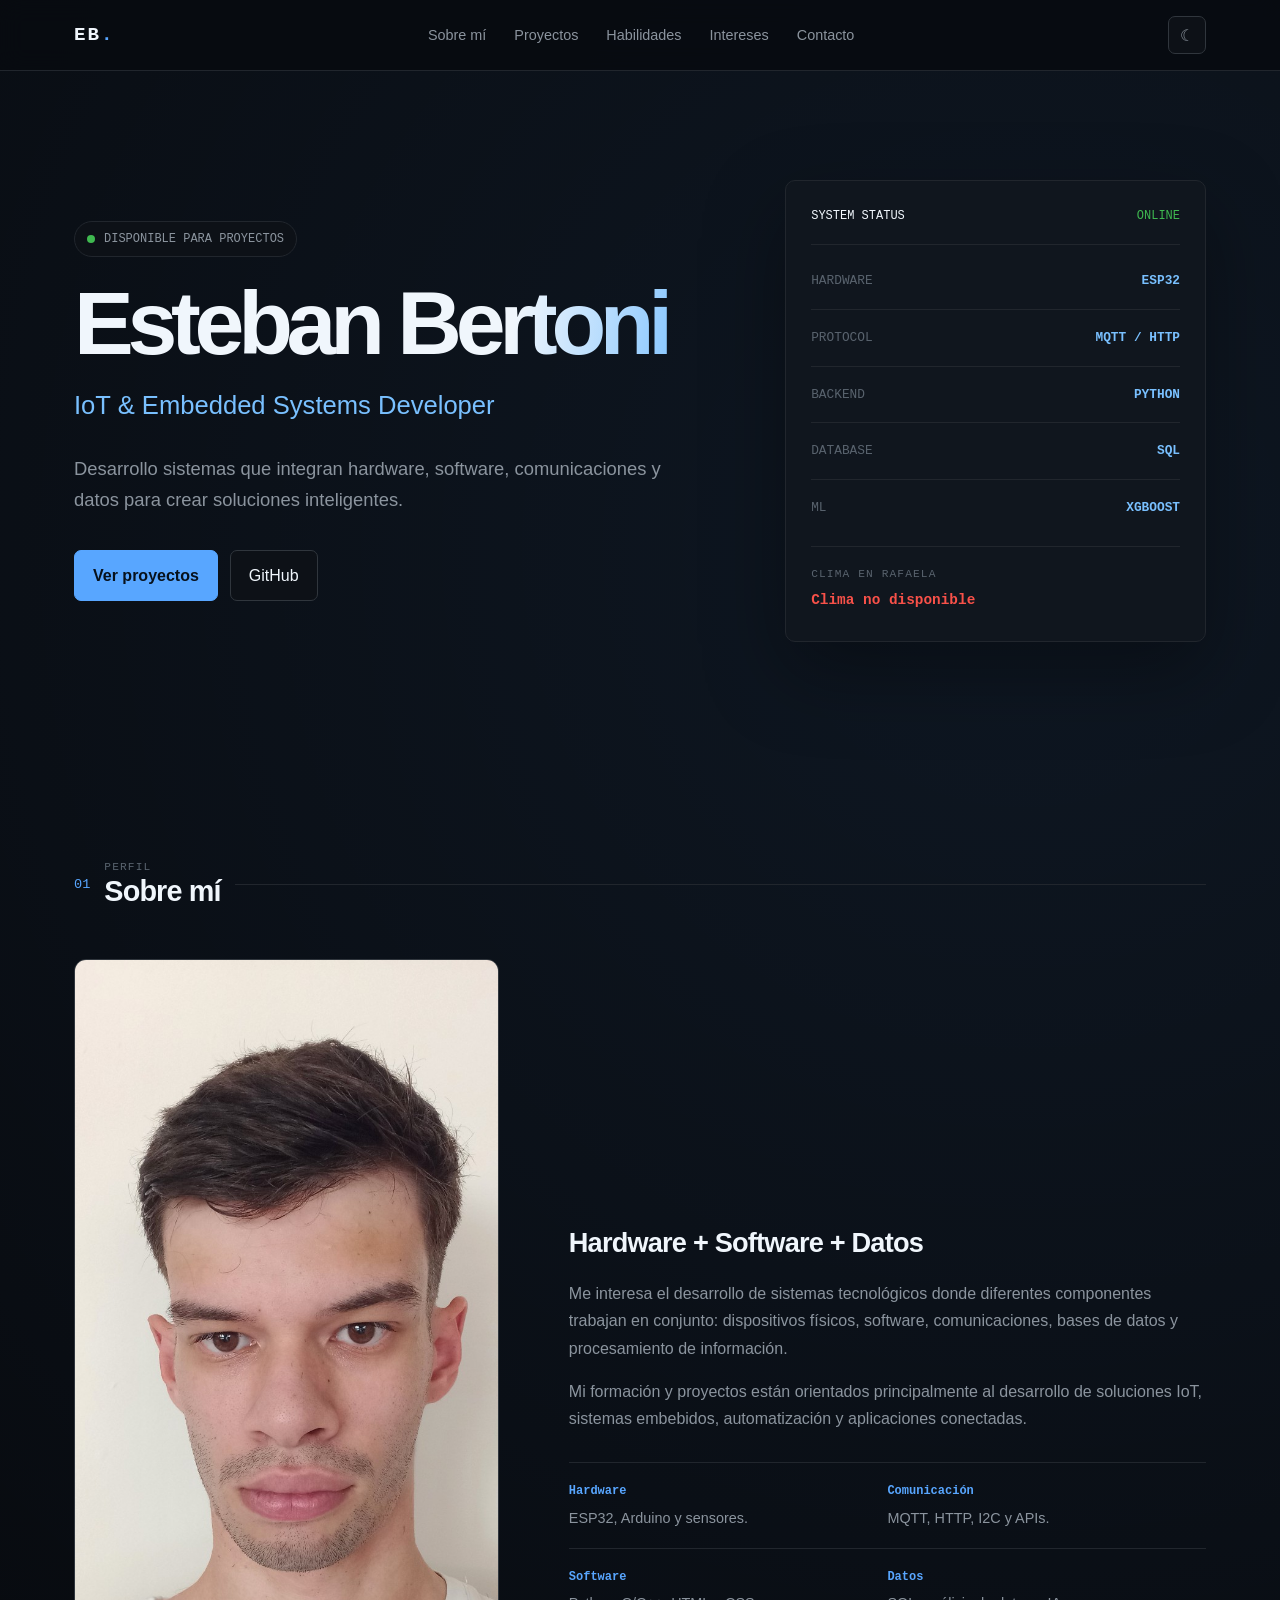
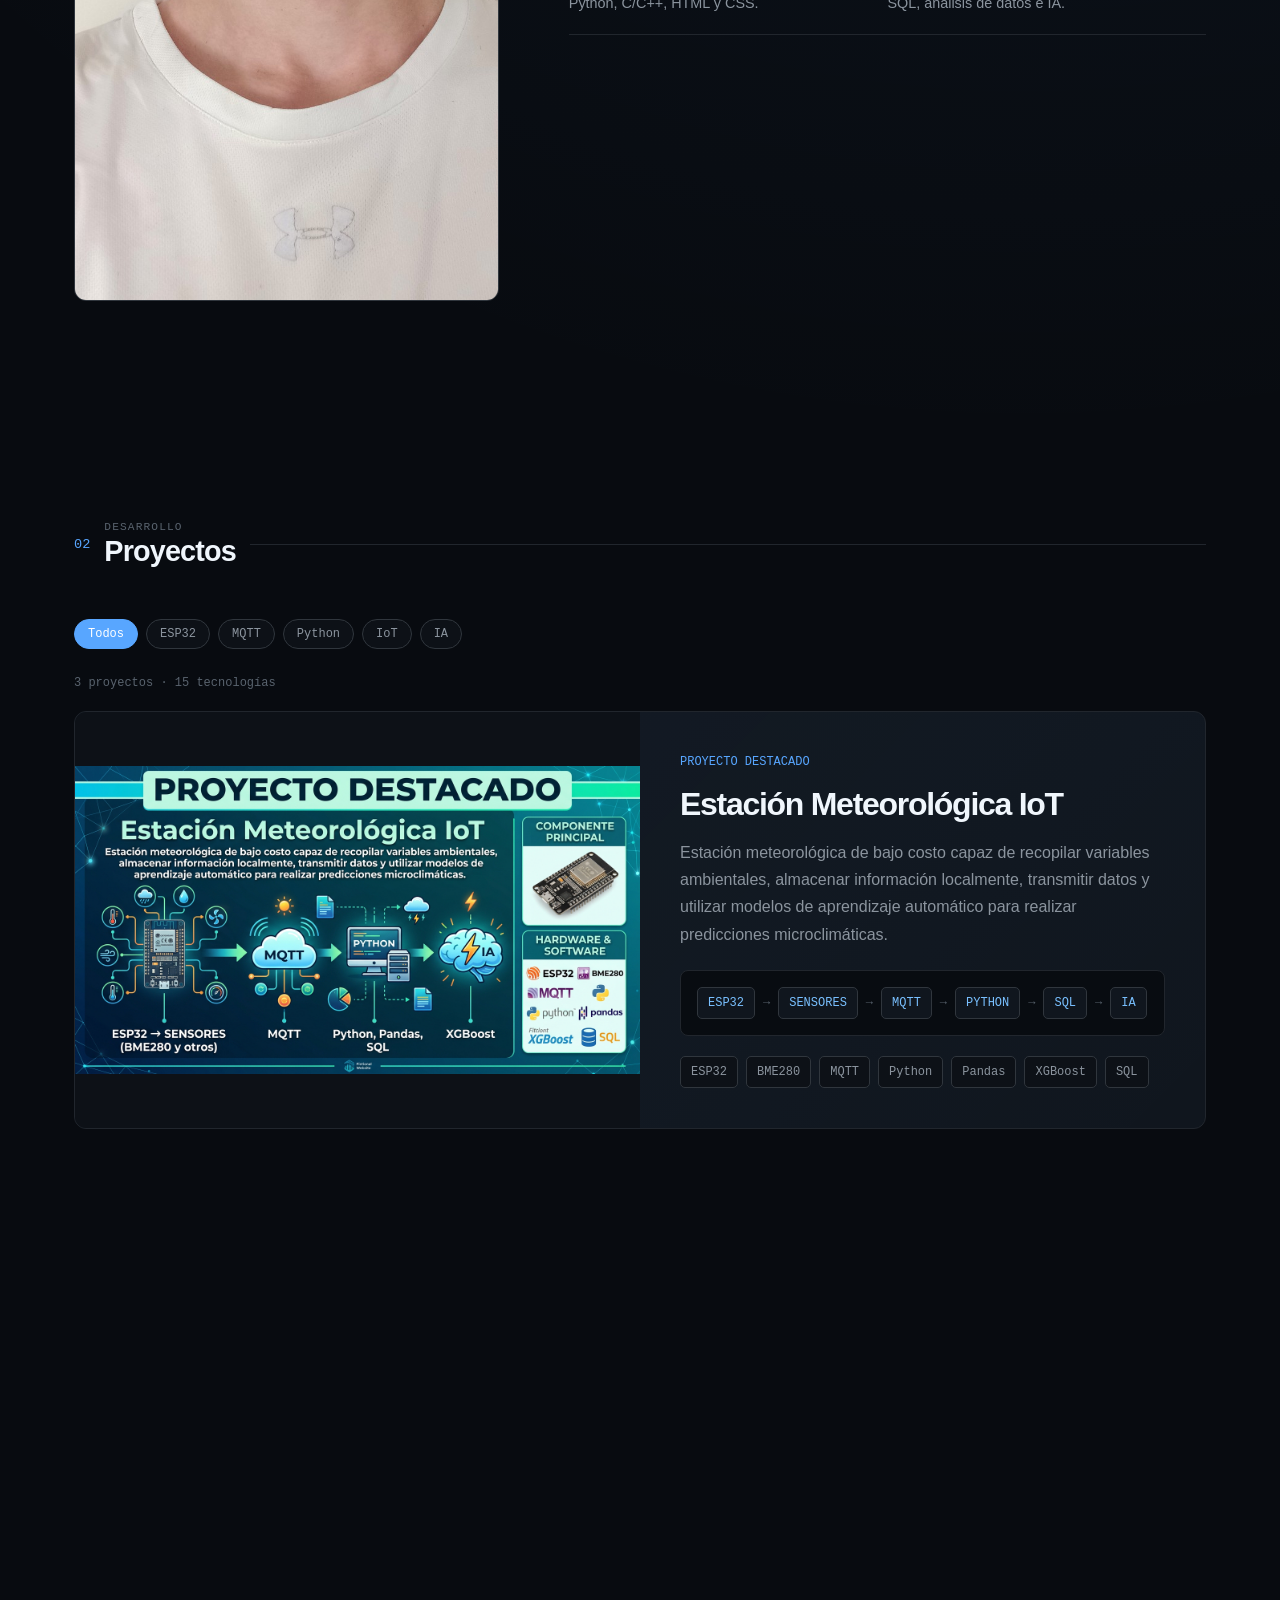
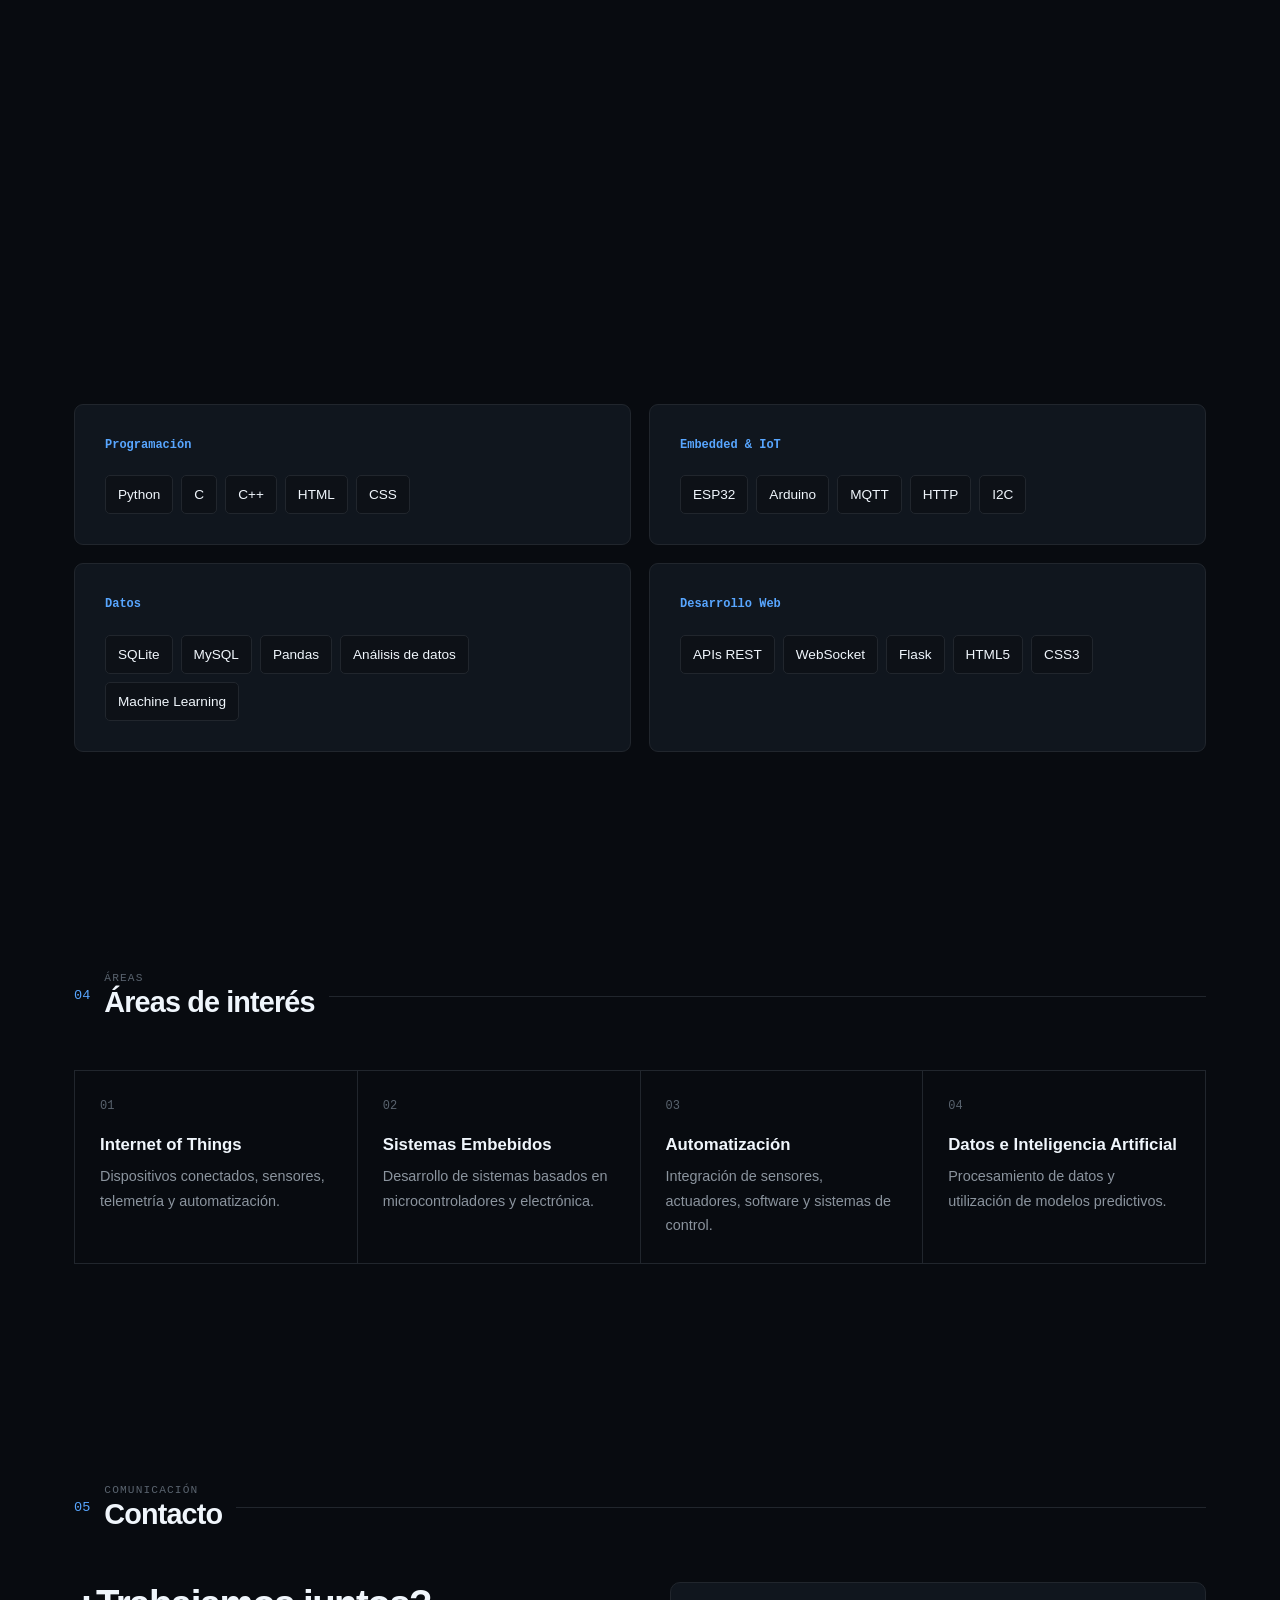
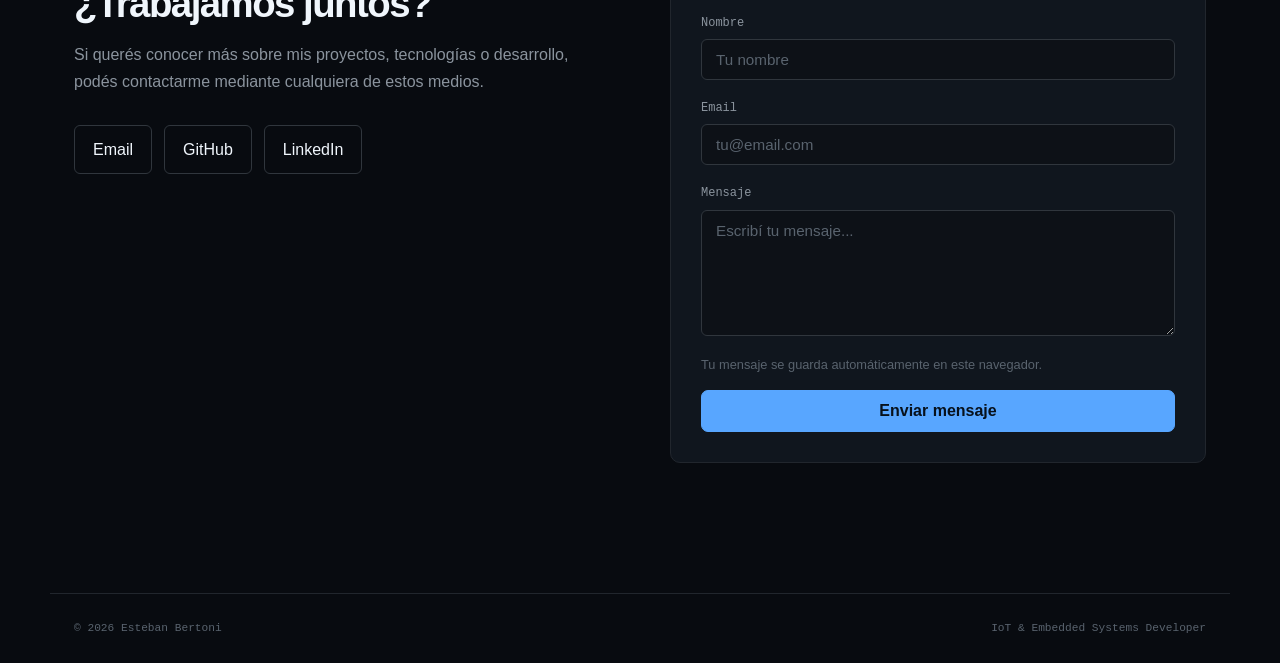
<file: index.html>
<!DOCTYPE html>
<html lang="es">

<head>
    <meta charset="UTF-8">
    <meta name="viewport" content="width=device-width, initial-scale=1.0">
    <meta name="description" content="Portfolio de Esteban Bertoni, desarrollador IoT y de sistemas embebidos: ESP32, sensores, MQTT, Python, SQL y Machine Learning.">
    <meta name="theme-color" content="#080b10">
    <meta name="color-scheme" content="dark light">

    <!-- Open Graph: vista previa al compartir en redes / WhatsApp / LinkedIn -->
    <meta property="og:type" content="website">
    <meta property="og:title" content="Esteban Bertoni | IoT & Embedded Systems Developer">
    <meta property="og:description" content="Desarrollo sistemas que integran hardware, software, comunicaciones y datos para crear soluciones inteligentes.">
    <meta property="og:image" content="assets/img/esteban.jpg">
    <meta property="og:url" content="https://estebanbertoni.github.io/">
    <meta name="twitter:card" content="summary_large_image">

    <title>Esteban Bertoni | IoT & Embedded Systems Developer</title>

    <link rel="icon" href="data:image/svg+xml,<svg xmlns='http://www.w3.org/2000/svg' viewBox='0 0 32 32'><rect width='32' height='32' rx='6' fill='%23080b10'/><text x='16' y='22' font-family='monospace' font-size='15' font-weight='bold' fill='%2358a6ff' text-anchor='middle'>EB</text></svg>">

    <script>
        // Clase .js para que el CSS sepa que hay JavaScript disponible.
        document.documentElement.classList.add('js');

        // Aplicar el tema guardado antes de pintar la página (evita un flash).
        try {
            if (localStorage.getItem('portfolio-tema') === 'claro') {
                document.documentElement.classList.add('tema-claro');
            }
        } catch (error) {
            // Si el navegador bloquea localStorage, se usa el tema oscuro.
        }
    </script>

    <link rel="stylesheet" href="style.css">
    <!-- JavaScript solo se encarga de la funcionalidad y de dibujar los datos dinámicos. -->
    <script src="script.js" defer></script>
</head>

<body>
    <header class="site-header">
        <nav class="navbar" aria-label="Navegación principal">
            <div class="nav-container">
                <a class="logo" href="#home">EB<span>.</span></a>

                <ul class="nav-links" id="nav-links">
                    <li><a href="#about">Sobre mí</a></li>
                    <li><a href="#projects">Proyectos</a></li>
                    <li><a href="#skills">Habilidades</a></li>
                    <li><a href="#interests">Intereses</a></li>
                    <li><a href="#contact">Contacto</a></li>
                </ul>

                <div class="nav-actions">
                    <button class="icon-button" type="button" id="theme-toggle" title="Cambiar tema" aria-label="Cambiar a modo claro" aria-pressed="false">
                        <span id="theme-icon" aria-hidden="true">☾</span>
                    </button>
                    <button class="icon-button menu-toggle" type="button" id="menu-toggle" aria-label="Abrir menú" aria-expanded="false" aria-controls="nav-links">
                        <span aria-hidden="true">☰</span>
                    </button>
                </div>
            </div>
        </nav>
    </header>

    <main>
        <!-- ========================= INICIO ========================= -->
        <section class="hero" id="home">
            <div class="hero-content">
                <span class="status">
                    <span class="status-dot" aria-hidden="true"></span>
                    <span>DISPONIBLE PARA PROYECTOS</span>
                </span>
                <h1>Esteban Bertoni</h1>
                <h2>IoT &amp; Embedded Systems Developer</h2>
                <p class="hero-description">
                    Desarrollo sistemas que integran hardware, software, comunicaciones y datos para crear soluciones inteligentes.
                </p>
                <div class="hero-buttons">
                    <a class="btn btn-primary" href="#projects">Ver proyectos</a>
                    <a class="btn btn-secondary" href="https://estebanbertoni.github.io/" target="_blank" rel="noopener noreferrer">GitHub</a>
                </div>
            </div>

            <aside class="system-panel">
                <div class="panel-header">
                    <span>SYSTEM STATUS</span>
                    <span class="online">ONLINE</span>
                </div>

                <div class="system-data" id="system-data">
                    <div class="system-item"><span>HARDWARE</span><strong>ESP32</strong></div>
                    <div class="system-item"><span>PROTOCOL</span><strong>MQTT / HTTP</strong></div>
                    <div class="system-item"><span>BACKEND</span><strong>PYTHON</strong></div>
                    <div class="system-item"><span>DATABASE</span><strong>SQL</strong></div>
                    <div class="system-item"><span>ML</span><strong>XGBOOST</strong></div>
                </div>

                <div class="weather" id="weather" aria-live="polite">
                    <span class="weather-label">CLIMA EN RAFAELA</span>
                    <strong class="weather-value cargando">Cargando clima...</strong>
                    <span class="weather-updated" id="weather-updated"></span>
                </div>
            </aside>
        </section>

        <!-- ========================= SOBRE MÍ ========================= -->
        <section class="section about-section" id="about">
            <div class="section-heading" data-animate>
                <span class="section-number">01</span>
                <div>
                    <p class="section-label">PERFIL</p>
                    <h2>Sobre mí</h2>
                </div>
            </div>

            <div class="about-grid">
                <div class="about-image" data-animate>
                    <img class="profile-image" src="assets/img/esteban.jpg" alt="Esteban Bertoni" width="400" height="400" decoding="async">
                </div>

                <article class="about-content" data-animate>
                    <h3>Hardware + Software + Datos</h3>
                    <p>
                        Me interesa el desarrollo de sistemas tecnológicos donde diferentes componentes trabajan en conjunto: dispositivos físicos, software, comunicaciones, bases de datos y procesamiento de información.
                    </p>
                    <p>
                        Mi formación y proyectos están orientados principalmente al desarrollo de soluciones IoT, sistemas embebidos, automatización y aplicaciones conectadas.
                    </p>
                    <div class="about-columns">
                        <div>
                            <h4>Hardware</h4>
                            <p>ESP32, Arduino y sensores.</p>
                        </div>
                        <div>
                            <h4>Comunicación</h4>
                            <p>MQTT, HTTP, I2C y APIs.</p>
                        </div>
                        <div>
                            <h4>Software</h4>
                            <p>Python, C/C++, HTML y CSS.</p>
                        </div>
                        <div>
                            <h4>Datos</h4>
                            <p>SQL, análisis de datos e IA.</p>
                        </div>
                    </div>
                </article>
            </div>
        </section>

        <!-- ========================= PROYECTOS ========================= -->
        <!-- Los filtros y las tarjetas los genera script.js desde un array de objetos. -->
        <section class="section projects-section" id="projects">
            <div class="section-heading" data-animate>
                <span class="section-number">02</span>
                <div>
                    <p class="section-label">DESARROLLO</p>
                    <h2>Proyectos</h2>
                </div>
            </div>

            <div class="project-filters" id="project-filters" role="group" aria-label="Filtrar proyectos por tecnología"></div>
            <p class="project-summary" id="project-summary"></p>
            <div id="featured-project"></div>
            <div class="projects-grid" id="projects-grid" data-animate-group></div>
            <p class="no-results" id="no-results" hidden>No hay proyectos con esa tecnología.</p>
        </section>

        <!-- ========================= HABILIDADES ========================= -->
        <section class="section skills-section" id="skills">
            <div class="section-heading" data-animate>
                <span class="section-number">03</span>
                <div>
                    <p class="section-label">TECNOLOGÍAS</p>
                    <h2>Habilidades</h2>
                </div>
            </div>

            <div class="skills-grid" id="skills-grid" data-animate-group>
                <article class="skill-category" data-animate>
                    <h3>Programación</h3>
                    <ul>
                        <li>Python</li>
                        <li>C</li>
                        <li>C++</li>
                        <li>HTML</li>
                        <li>CSS</li>
                    </ul>
                </article>
                <article class="skill-category" data-animate>
                    <h3>Embedded &amp; IoT</h3>
                    <ul>
                        <li>ESP32</li>
                        <li>Arduino</li>
                        <li>MQTT</li>
                        <li>HTTP</li>
                        <li>I2C</li>
                    </ul>
                </article>
                <article class="skill-category" data-animate>
                    <h3>Datos</h3>
                    <ul>
                        <li>SQLite</li>
                        <li>MySQL</li>
                        <li>Pandas</li>
                        <li>Análisis de datos</li>
                        <li>Machine Learning</li>
                    </ul>
                </article>
                <article class="skill-category" data-animate>
                    <h3>Desarrollo Web</h3>
                    <ul>
                        <li>APIs REST</li>
                        <li>WebSocket</li>
                        <li>Flask</li>
                        <li>HTML5</li>
                        <li>CSS3</li>
                    </ul>
                </article>
            </div>
        </section>

        <!-- ========================= INTERESES ========================= -->
        <section class="section interests-section" id="interests">
            <div class="section-heading" data-animate>
                <span class="section-number">04</span>
                <div>
                    <p class="section-label">ÁREAS</p>
                    <h2>Áreas de interés</h2>
                </div>
            </div>

            <div class="interests-grid" id="interests-grid" data-animate-group>
                <article class="interest-card" data-animate>
                    <span class="interest-number">01</span>
                    <h3>Internet of Things</h3>
                    <p>Dispositivos conectados, sensores, telemetría y automatización.</p>
                </article>
                <article class="interest-card" data-animate>
                    <span class="interest-number">02</span>
                    <h3>Sistemas Embebidos</h3>
                    <p>Desarrollo de sistemas basados en microcontroladores y electrónica.</p>
                </article>
                <article class="interest-card" data-animate>
                    <span class="interest-number">03</span>
                    <h3>Automatización</h3>
                    <p>Integración de sensores, actuadores, software y sistemas de control.</p>
                </article>
                <article class="interest-card" data-animate>
                    <span class="interest-number">04</span>
                    <h3>Datos e Inteligencia Artificial</h3>
                    <p>Procesamiento de datos y utilización de modelos predictivos.</p>
                </article>
            </div>
        </section>

        <!-- ========================= CONTACTO ========================= -->
        <section class="section contact-section" id="contact">
            <div class="section-heading" data-animate>
                <span class="section-number">05</span>
                <div>
                    <p class="section-label">COMUNICACIÓN</p>
                    <h2>Contacto</h2>
                </div>
            </div>

            <div class="contact-grid">
                <article class="contact-info" data-animate>
                    <h3>¿Trabajamos juntos?</h3>
                    <p>
                        Si querés conocer más sobre mis proyectos, tecnologías o desarrollo, podés contactarme mediante cualquiera de estos medios.
                    </p>
                    <div class="contact-links">
                        <a href="mailto:bertoniesteban@gmail.com">Email</a>
                        <a href="https://github.com/estebanbertoni" target="_blank" rel="noopener noreferrer">GitHub</a>
                        <a href="https://www.linkedin.com/in/esteban-bertoni-b68292240/" target="_blank" rel="noopener noreferrer">LinkedIn</a>
                    </div>
                </article>

                <article class="contact-form-container" data-animate>
                    <form class="contact-form" id="contact-form" action="https://formsubmit.co/bertoniesteban@gmail.com" method="post" novalidate>
                        <input class="honeypot" type="text" name="_honey" tabindex="-1" autocomplete="off">

                        <div class="form-group">
                            <label for="name">Nombre</label>
                            <input type="text" id="name" name="name" placeholder="Tu nombre" required aria-describedby="error-name">
                            <p class="field-error" id="error-name" role="alert" hidden>Escribí tu nombre (al menos 3 caracteres).</p>
                        </div>

                        <div class="form-group">
                            <label for="email">Email</label>
                            <input type="email" id="email" name="email" placeholder="tu@email.com" required aria-describedby="error-email">
                            <p class="field-error" id="error-email" role="alert" hidden>Escribí un email válido (con @ y punto).</p>
                        </div>

                        <div class="form-group">
                            <label for="message">Mensaje</label>
                            <textarea id="message" name="message" rows="6" placeholder="Escribí tu mensaje..." required aria-describedby="error-message"></textarea>
                            <p class="field-error" id="error-message" role="alert" hidden>Escribí un mensaje antes de enviar.</p>
                        </div>

                        <p class="form-hint">Tu mensaje se guarda automáticamente en este navegador.</p>
                        <p class="form-status" role="status" aria-live="polite" hidden></p>
                        <button class="btn btn-primary" type="submit">Enviar mensaje</button>
                    </form>
                </article>
            </div>
        </section>
    </main>

    <footer class="site-footer">
        <div class="footer-container">
            <p>© 2026 Esteban Bertoni</p>
            <p>IoT &amp; Embedded Systems Developer</p>
        </div>
    </footer>

    <noscript>
        <p class="noscript-mensaje">
            Este portfolio necesita JavaScript para mostrar los proyectos, el clima y el formulario de contacto.
        </p>
    </noscript>
</body>

</html>
</file>
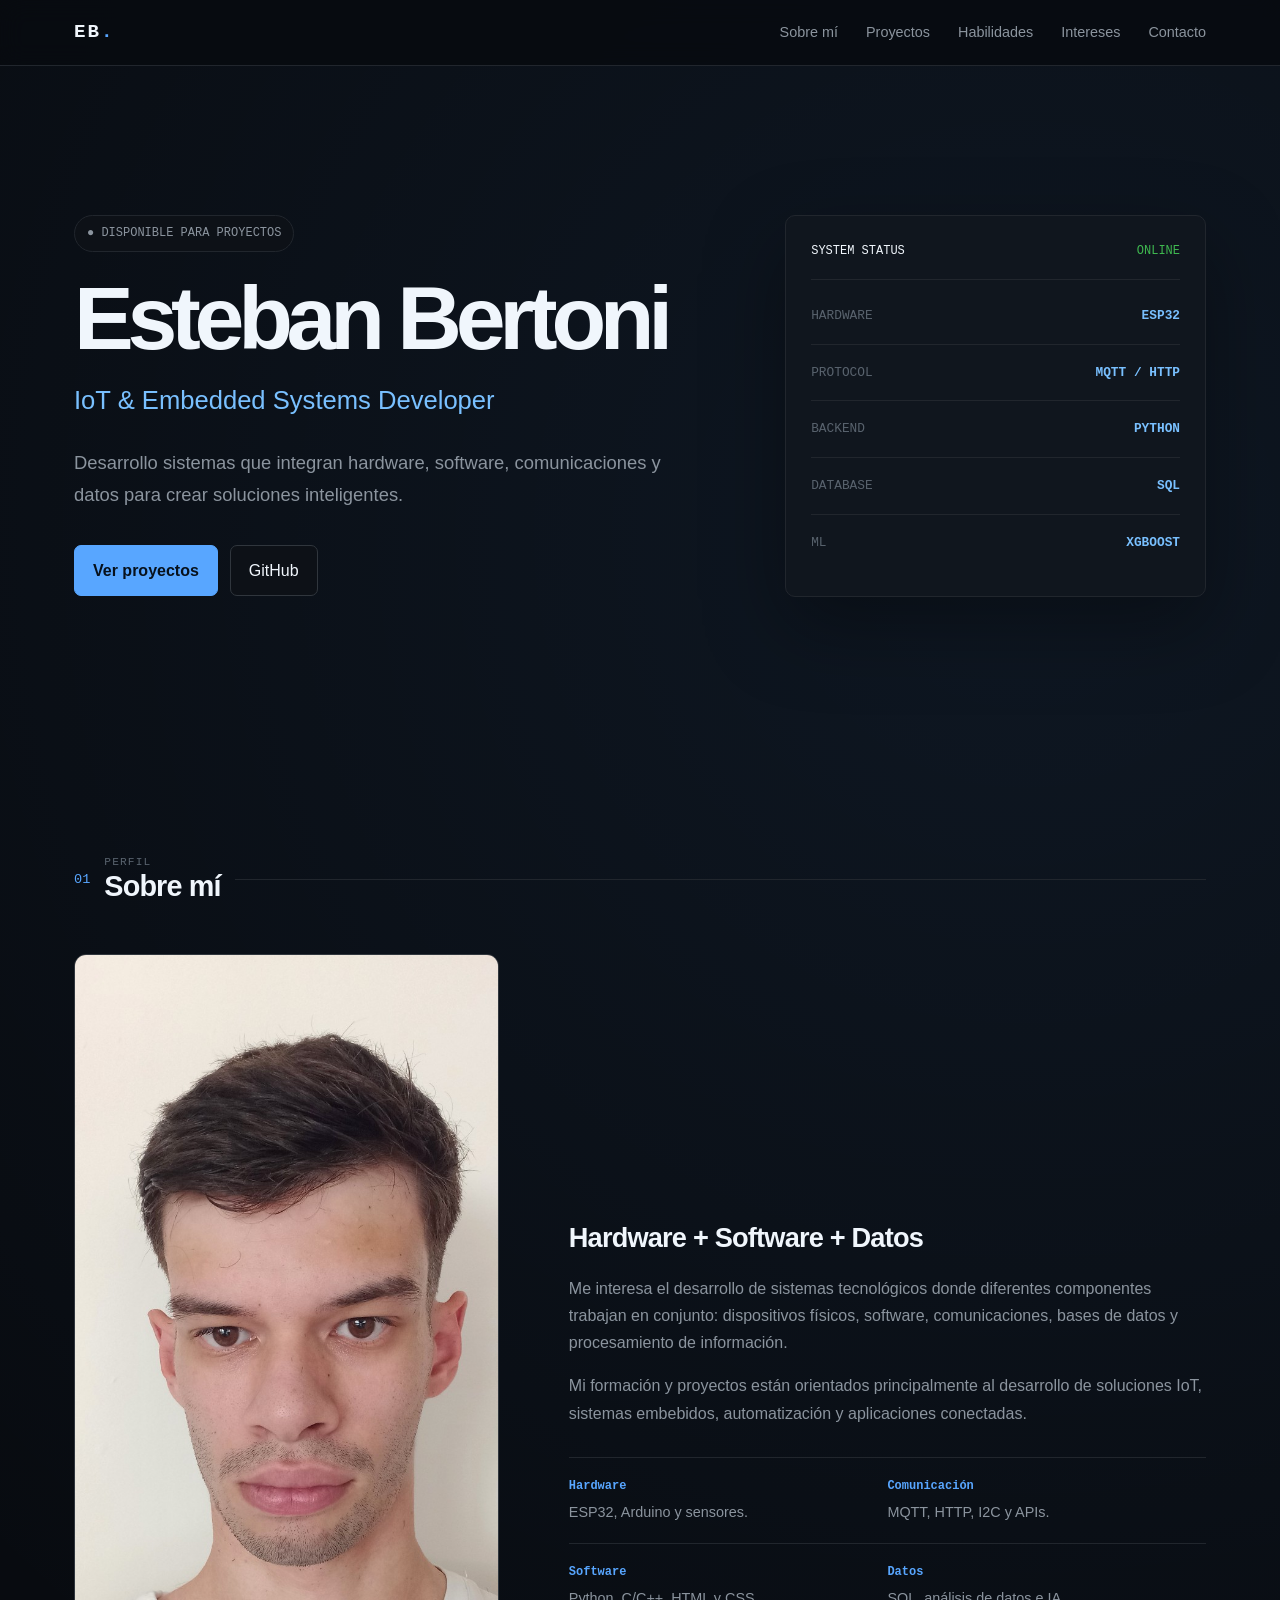
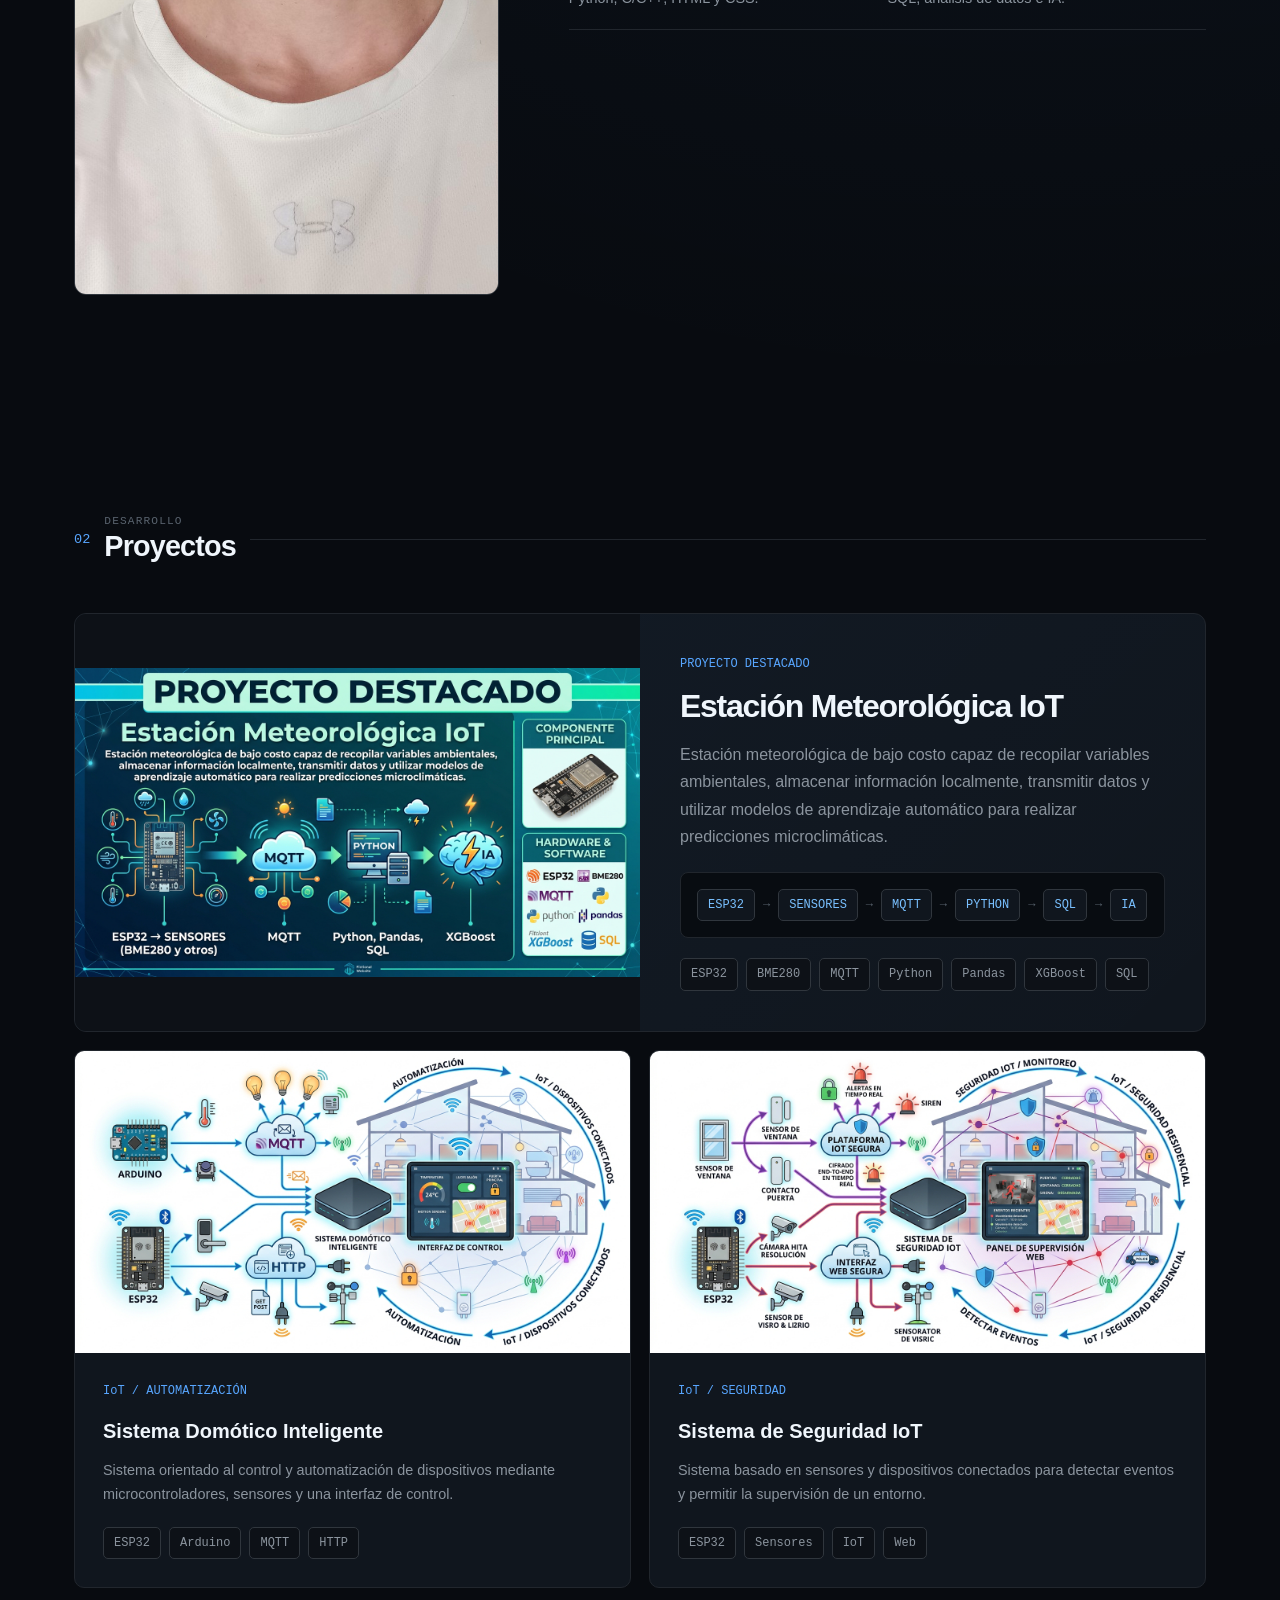
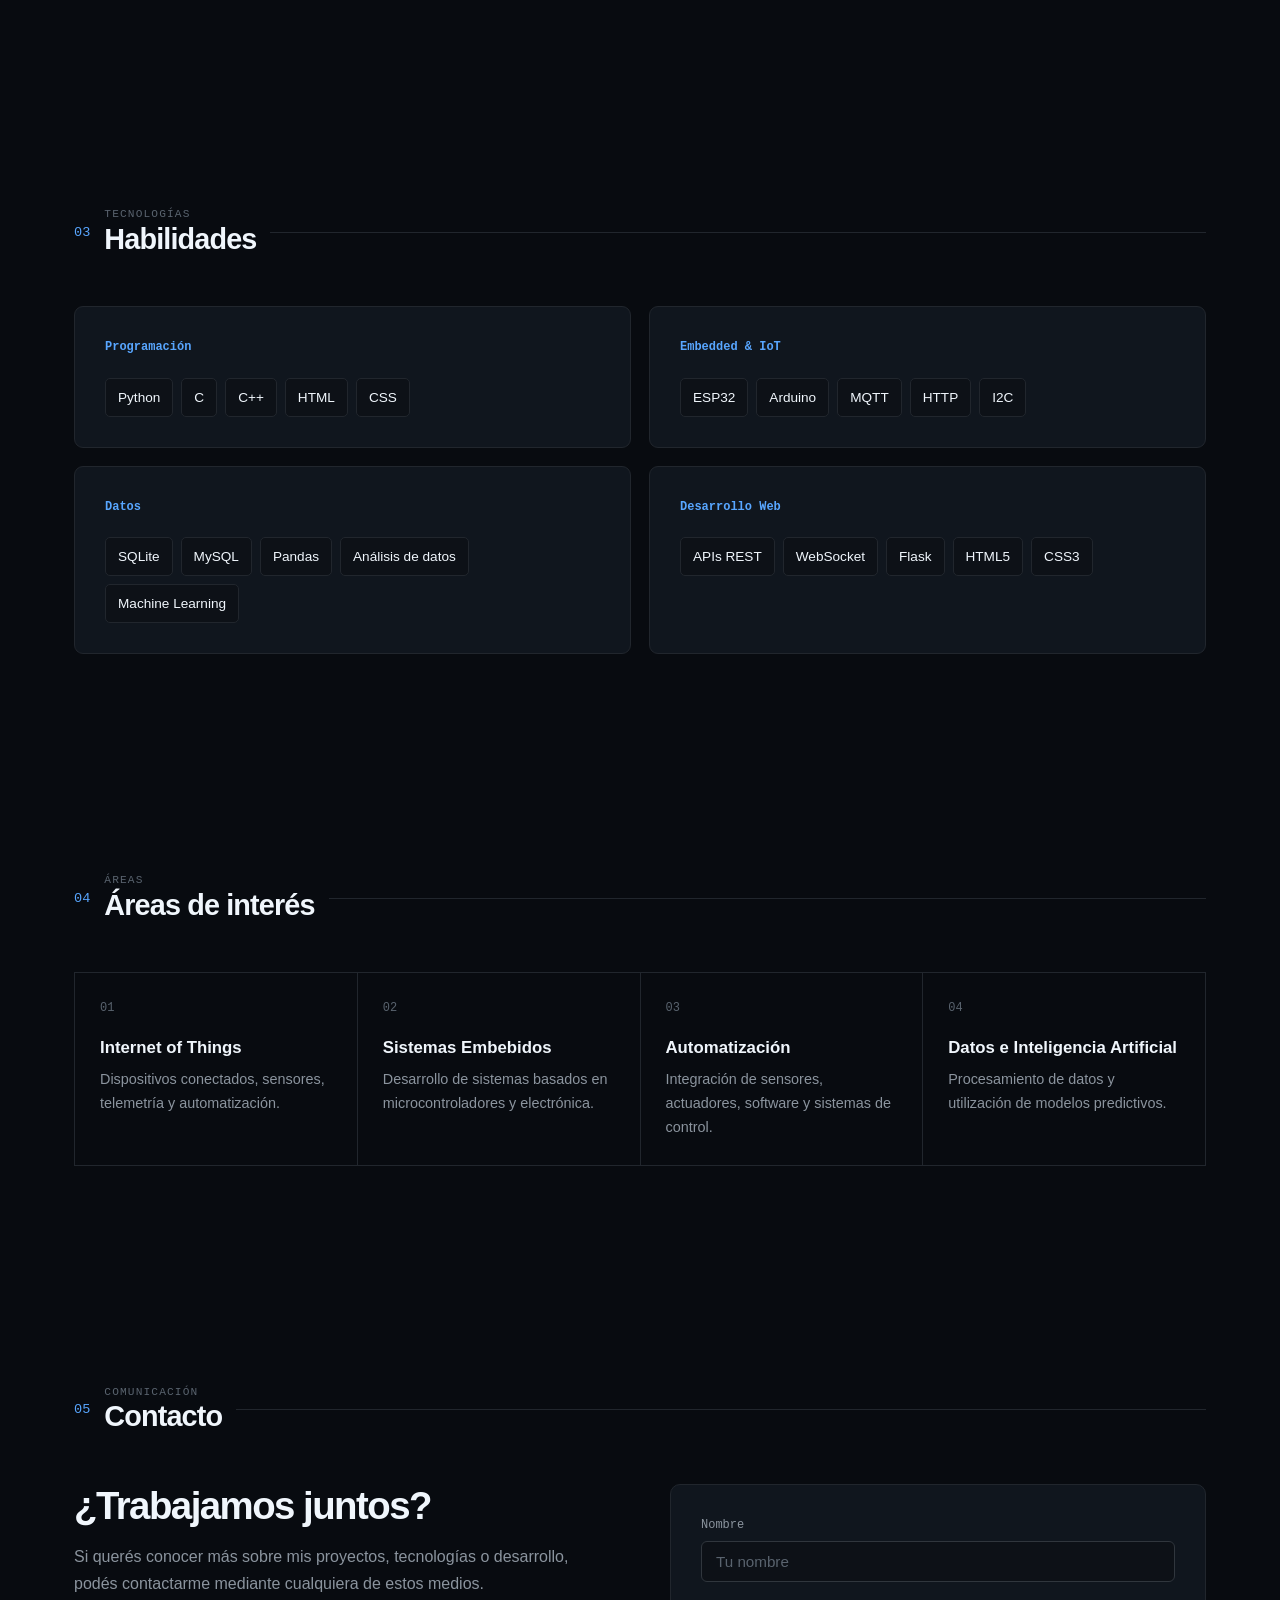
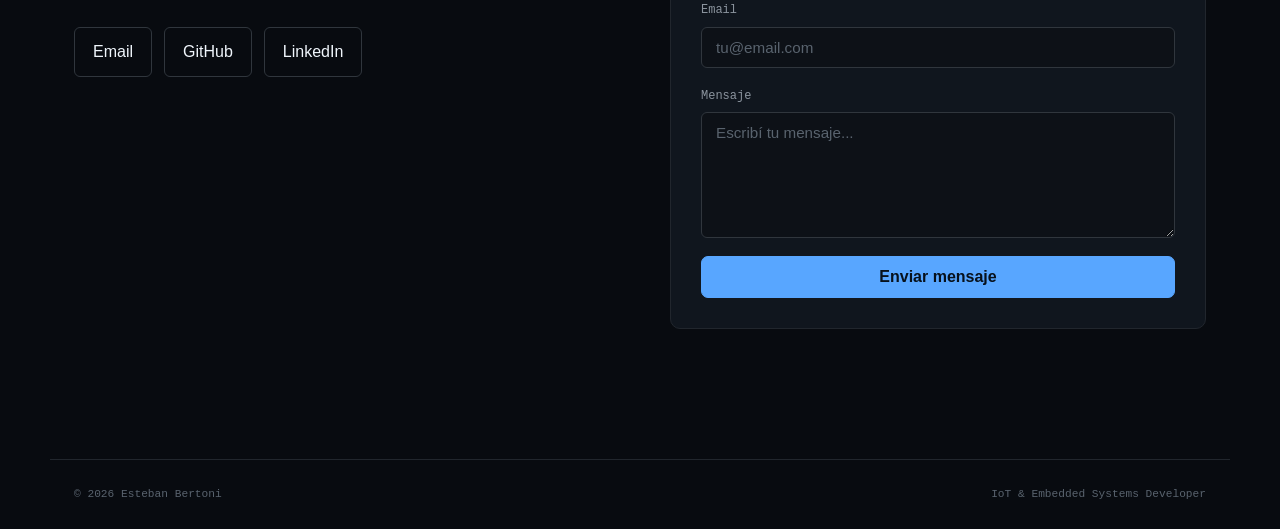
<file: HTML/index.html>
<!DOCTYPE html>
<html lang="es">

<head>
    <meta charset="UTF-8">
    <meta name="viewport" content="width=device-width, initial-scale=1.0">

    <title>Esteban Bertoni | IoT & Embedded Systems Developer</title>

    
    <link rel="stylesheet" href="css/style.css">
</head>

<body>

    <!-- =========================
         HEADER
    ========================== -->
    <header class="site-header">

        <!-- Navegación principal -->
        <nav class="navbar" aria-label="Navegación principal">

            <div class="nav-container">

                <a href="#home" class="logo">
                    EB<span>.</span>
                </a>

                <ul class="nav-links">
                    <li>
                        <a href="#about">Sobre mí</a>
                    </li>

                    <li>
                        <a href="#projects">Proyectos</a>
                    </li>

                    <li>
                        <a href="#skills">Habilidades</a>
                    </li>

                    <li>
                        <a href="#interests">Intereses</a>
                    </li>

                    <li>
                        <a href="#contact">Contacto</a>
                    </li>
                </ul>

            </div>

        </nav>

    </header>


    <!-- =========================
         CONTENIDO PRINCIPAL
    ========================== -->
    <main>

        <!-- =========================
             HERO / PRESENTACIÓN
        ========================== -->
        <section id="home" class="hero">

            <div class="hero-content">

                <span class="status">
                    ● DISPONIBLE PARA PROYECTOS
                </span>

                <h1>
                    Esteban Bertoni
                </h1>

                <h2>
                    IoT & Embedded Systems Developer
                </h2>

                <p class="hero-description">
                    Desarrollo sistemas que integran hardware, software,
                    comunicaciones y datos para crear soluciones inteligentes.
                </p>

                <div class="hero-buttons">

                    <a href="#projects" class="btn btn-primary">
                        Ver proyectos
                    </a>

                    <a
                        href="https://github.com/estebanbertoni"
                        class="btn btn-secondary"
                        target="_blank"
                        rel="noopener noreferrer"
                    >
                        GitHub
                    </a>

                </div>

            </div>

            <!-- Panel técnico -->
            <aside class="system-panel">

                <div class="panel-header">
                    <span>SYSTEM STATUS</span>
                    <span class="online">ONLINE</span>
                </div>

                <div class="system-data">

                    <div class="system-item">
                        <span>HARDWARE</span>
                        <strong>ESP32</strong>
                    </div>

                    <div class="system-item">
                        <span>PROTOCOL</span>
                        <strong>MQTT / HTTP</strong>
                    </div>

                    <div class="system-item">
                        <span>BACKEND</span>
                        <strong>PYTHON</strong>
                    </div>

                    <div class="system-item">
                        <span>DATABASE</span>
                        <strong>SQL</strong>
                    </div>

                    <div class="system-item">
                        <span>ML</span>
                        <strong>XGBOOST</strong>
                    </div>

                </div>

            </aside>

        </section>

        <!-- =========================
             SOBRE MÍ
        ========================== -->
        <section id="about" class="section about-section">

            <div class="section-heading">
                <span class="section-number">01</span>

                <div>
                    <p class="section-label">
                        PERFIL
                    </p>

                    <h2>
                        Sobre mí
                    </h2>
                </div>
            </div>


            <div class="about-grid">

                <!-- Imagen -->
                <div class="about-image">

                    <img
                        src="assets/img/esteban.jpg"
                        alt="Esteban Bertoni"
                        class="profile-image"
                        width="400"
                        height="400"
                    >

                </div>


                <!-- Información -->
                <article class="about-content">

                    <h3>
                        Hardware + Software + Datos
                    </h3>

                    <p>
                        Me interesa el desarrollo de sistemas tecnológicos
                        donde diferentes componentes trabajan en conjunto:
                        dispositivos físicos, software, comunicaciones,
                        bases de datos y procesamiento de información.
                    </p>

                    <p>
                        Mi formación y proyectos están orientados principalmente
                        al desarrollo de soluciones IoT, sistemas embebidos,
                        automatización y aplicaciones conectadas.
                    </p>

                    <div class="about-columns">

                        <div>
                            <h4>Hardware</h4>
                            <p>
                                ESP32, Arduino y sensores.
                            </p>
                        </div>

                        <div>
                            <h4>Comunicación</h4>
                            <p>
                                MQTT, HTTP, I2C y APIs.
                            </p>
                        </div>

                        <div>
                            <h4>Software</h4>
                            <p>
                                Python, C/C++, HTML y CSS.
                            </p>
                        </div>

                        <div>
                            <h4>Datos</h4>
                            <p>
                                SQL, análisis de datos e IA.
                            </p>
                        </div>

                    </div>

                </article>

            </div>

        </section>


        <!-- =========================
             PROYECTOS
        ========================== -->
        <section id="projects" class="section projects-section">

            <div class="section-heading">
                <span class="section-number">02</span>

                <div>
                    <p class="section-label">
                        DESARROLLO
                    </p>

                    <h2>
                        Proyectos
                    </h2>
                </div>
            </div>


            <!-- Proyecto destacado -->
            <article class="featured-project">

                <div class="project-image">

                    <img
                        src="assets/img/meteorologica.jpg"
                        alt="Estación meteorológica IoT desarrollada con ESP32"
                        width="800"
                        height="500"
                    >

                </div>


                <div class="project-content">

                    <span class="project-type">
                        PROYECTO DESTACADO
                    </span>

                    <h3>
                        Estación Meteorológica IoT
                    </h3>

                    <p>
                        Estación meteorológica de bajo costo capaz de
                        recopilar variables ambientales, almacenar información
                        localmente, transmitir datos y utilizar modelos de
                        aprendizaje automático para realizar predicciones
                        microclimáticas.
                    </p>


                    <!-- Arquitectura -->
                    <div class="architecture">

                        <span>ESP32</span>
                        <span>→</span>
                        <span>SENSORES</span>
                        <span>→</span>
                        <span>MQTT</span>
                        <span>→</span>
                        <span>PYTHON</span>
                        <span>→</span>
                        <span>SQL</span>
                        <span>→</span>
                        <span>IA</span>

                    </div>


                    <!-- Tecnologías -->
                    <div class="tags">

                        <span>ESP32</span>
                        <span>BME280</span>
                        <span>MQTT</span>
                        <span>Python</span>
                        <span>Pandas</span>
                        <span>XGBoost</span>
                        <span>SQL</span>

                    </div>

                </div>

            </article>


            <!-- Otros proyectos -->
            <div class="projects-grid">

                <!-- Domótica -->
                <article class="project-card">

                    <div class="project-card-image">

                        <img
                            src="assets/img/domotica.jpg"
                            alt="Sistema domótico inteligente basado en ESP32"
                            width="600"
                            height="400"
                            loading="lazy"
                        >

                    </div>

                    <div class="project-card-content">

                        <span class="project-type">
                            IoT / AUTOMATIZACIÓN
                        </span>

                        <h3>
                            Sistema Domótico Inteligente
                        </h3>

                        <p>
                            Sistema orientado al control y automatización
                            de dispositivos mediante microcontroladores,
                            sensores y una interfaz de control.
                        </p>

                        <div class="tags">

                            <span>ESP32</span>
                            <span>Arduino</span>
                            <span>MQTT</span>
                            <span>HTTP</span>

                        </div>

                    </div>

                </article>


                <!-- Seguridad -->
                <article class="project-card">

                    <div class="project-card-image">

                        <img
                            src="assets/img/seguridad-iot.jpg"
                            alt="Sistema de seguridad IoT basado en sensores"
                            width="600"
                            height="400"
                            loading="lazy"
                        >

                    </div>

                    <div class="project-card-content">

                        <span class="project-type">
                            IoT / SEGURIDAD
                        </span>

                        <h3>
                            Sistema de Seguridad IoT
                        </h3>

                        <p>
                            Sistema basado en sensores y dispositivos
                            conectados para detectar eventos y permitir
                            la supervisión de un entorno.
                        </p>

                        <div class="tags">

                            <span>ESP32</span>
                            <span>Sensores</span>
                            <span>IoT</span>
                            <span>Web</span>

                        </div>

                    </div>

                </article>

            </div>

        </section>


        <!-- =========================
             HABILIDADES
        ========================== -->
        <section id="skills" class="section skills-section">

            <div class="section-heading">

                <span class="section-number">03</span>

                <div>
                    <p class="section-label">
                        TECNOLOGÍAS
                    </p>

                    <h2>
                        Habilidades
                    </h2>
                </div>

            </div>


            <div class="skills-grid">

                <!-- Programación -->
                <article class="skill-category">

                    <h3>
                        Programación
                    </h3>

                    <ul>
                        <li>Python</li>
                        <li>C</li>
                        <li>C++</li>
                        <li>HTML</li>
                        <li>CSS</li>
                    </ul>

                </article>


                <!-- Embedded -->
                <article class="skill-category">

                    <h3>
                        Embedded & IoT
                    </h3>

                    <ul>
                        <li>ESP32</li>
                        <li>Arduino</li>
                        <li>MQTT</li>
                        <li>HTTP</li>
                        <li>I2C</li>
                    </ul>

                </article>


                <!-- Datos -->
                <article class="skill-category">

                    <h3>
                        Datos
                    </h3>

                    <ul>
                        <li>SQLite</li>
                        <li>MySQL</li>
                        <li>Pandas</li>
                        <li>Análisis de datos</li>
                        <li>Machine Learning</li>
                    </ul>

                </article>


                <!-- Desarrollo -->
                <article class="skill-category">

                    <h3>
                        Desarrollo Web
                    </h3>

                    <ul>
                        <li>APIs REST</li>
                        <li>WebSocket</li>
                        <li>Flask</li>
                        <li>HTML5</li>
                        <li>CSS3</li>
                    </ul>

                </article>

            </div>

        </section>


        <!-- =========================
             INTERESES
        ========================== -->
        <section id="interests" class="section interests-section">

            <div class="section-heading">

                <span class="section-number">04</span>

                <div>
                    <p class="section-label">
                        ÁREAS
                    </p>

                    <h2>
                        Áreas de interés
                    </h2>
                </div>

            </div>


            <div class="interests-grid">

                <article class="interest-card">

                    <span class="interest-number">
                        01
                    </span>

                    <h3>
                        Internet of Things
                    </h3>

                    <p>
                        Dispositivos conectados, sensores,
                        telemetría y automatización.
                    </p>

                </article>


                <article class="interest-card">

                    <span class="interest-number">
                        02
                    </span>

                    <h3>
                        Sistemas Embebidos
                    </h3>

                    <p>
                        Desarrollo de sistemas basados en
                        microcontroladores y electrónica.
                    </p>

                </article>


                <article class="interest-card">

                    <span class="interest-number">
                        03
                    </span>

                    <h3>
                        Automatización
                    </h3>

                    <p>
                        Integración de sensores, actuadores,
                        software y sistemas de control.
                    </p>

                </article>


                <article class="interest-card">

                    <span class="interest-number">
                        04
                    </span>

                    <h3>
                        Datos e Inteligencia Artificial
                    </h3>

                    <p>
                        Procesamiento de datos y utilización
                        de modelos predictivos.
                    </p>

                </article>

            </div>

        </section>


        <!-- =========================
             CONTACTO
        ========================== -->
        <section id="contact" class="section contact-section">

            <div class="section-heading">

                <span class="section-number">05</span>

                <div>
                    <p class="section-label">
                        COMUNICACIÓN
                    </p>

                    <h2>
                        Contacto
                    </h2>
                </div>

            </div>


            <div class="contact-grid">

                <!-- Información de contacto -->
                <article class="contact-info">

                    <h3>
                        ¿Trabajamos juntos?
                    </h3>

                    <p>
                        Si querés conocer más sobre mis proyectos,
                        tecnologías o desarrollo, podés contactarme
                        mediante cualquiera de estos medios.
                    </p>


                    <div class="contact-links">

                        <a href="mailto:bertoniesteban@gmail.com">
                            Email
                        </a>

                        <a
                            href="https://github.com/estebanbertoni"
                            target="_blank"
                            rel="noopener noreferrer"
                        >
                            GitHub
                        </a>

                        <a
                            href="https://www.linkedin.com/in/esteban-bertoni-b68292240/"
                            target="_blank"
                            rel="noopener noreferrer"
                        >
                            LinkedIn
                        </a>

                    </div>

                </article>


                <!-- Formulario -->
                <article class="contact-form-container">

                    <form
                        class="contact-form"
                        action="#"
                        method="post"
                    >

                        <div class="form-group">

                            <label for="name">
                                Nombre
                            </label>

                            <input
                                type="text"
                                id="name"
                                name="name"
                                placeholder="Tu nombre"
                                required
                            >

                        </div>


                        <div class="form-group">

                            <label for="email">
                                Email
                            </label>

                            <input
                                type="email"
                                id="email"
                                name="email"
                                placeholder="tu@email.com"
                                required
                            >

                        </div>


                        <div class="form-group">

                            <label for="message">
                                Mensaje
                            </label>

                            <textarea
                                id="message"
                                name="message"
                                rows="6"
                                placeholder="Escribí tu mensaje..."
                                required
                            ></textarea>

                        </div>


                        <button
                            type="submit"
                            class="btn btn-primary"
                        >
                            Enviar mensaje
                        </button>

                    </form>

                </article>

            </div>

        </section>

    </main>


    <!-- =========================
         FOOTER
    ========================== -->
    <footer class="site-footer">

        <div class="footer-container">

            <p>
                © 2026 Esteban Bertoni
            </p>

            <p>
                IoT & Embedded Systems Developer
            </p>

        </div>

    </footer>

</body>

</html>
</file>
<file: style.css>
:root {
    --bg: #080b10;
    --bg-secondary: #0d1117;
    --card: #10161e;
    --card-hover: #141c26;

    --text: #f0f6fc;
    --text-secondary: #8b949e;
    --text-muted: #59636e;

    --accent: #58a6ff;
    --accent-bright: #79c0ff;

    --border: #21262d;
    --border-light: #30363d;

    --success: #3fb950;

    --max-width: 1180px;

    --radius: 10px;
    --transition: 0.2s ease;
}

/* =========================
   TEMA CLARO (se recuerda con localStorage)
========================= */
:root.tema-claro {
    --bg: #f6f8fa;
    --bg-secondary: #ffffff;
    --card: #ffffff;
    --card-hover: #f0f3f6;

    --text: #1f2328;
    --text-secondary: #57606a;
    --text-muted: #7d8590;

    --accent: #0969da;
    --accent-bright: #0550ae;

    --border: #d0d7de;
    --border-light: #afb8c1;

    --success: #1a7f37;
}

:root.tema-claro .site-header {
    background: rgba(246, 248, 250, 0.85);
}

:root.tema-claro .architecture {
    background: #ffffff;
}

:root.tema-claro .btn-primary {
    color: #ffffff;
}

/* =========================
   RESET
========================= */
* {
    margin: 0;
    padding: 0;
    box-sizing: border-box;
}

html {
    scroll-behavior: smooth;
    scroll-padding-top: 80px; /* compensa la navbar fija */
    scrollbar-color: var(--border-light) var(--bg);
}

body {
    background:
        radial-gradient(circle at 80% 10%, rgba(88, 166, 255, 0.08), transparent 30%),
        var(--bg);
    color: var(--text);
    font-family: Inter, -apple-system, BlinkMacSystemFont, "Segoe UI", sans-serif;
    line-height: 1.7;
    -webkit-font-smoothing: antialiased;
}

::selection {
    background: rgba(88, 166, 255, 0.25);
}

:focus-visible {
    outline: 2px solid var(--accent);
    outline-offset: 3px;
    border-radius: 3px;
}

/* =========================
   GLOBAL
========================= */
.noscript-mensaje {
    max-width: var(--max-width);
    margin: 40px auto;
    padding: 0 24px;
    color: var(--text-secondary);
}

a {
    color: inherit;
    text-decoration: none;
}

ul {
    list-style: none;
}

h1,
h2,
h3 {
    text-wrap: balance;
}

img {
    display: block;
    max-width: 100%;
    height: auto;
    background: var(--card);
}

/* Evita que imágenes grandes agranden las columnas del grid */
.about-grid > *,
.featured-project > *,
.projects-grid > *,
.contact-grid > * {
    min-width: 0;
}

main {
    max-width: var(--max-width);
    margin: auto;
    padding: 0 24px;
}

.section {
    padding: 110px 0;
}

.section-heading {
    display: flex;
    align-items: center;
    gap: 14px;
    margin-bottom: 50px;
}

.section-number {
    color: var(--accent);
    font-family: monospace;
    font-size: 0.85rem;
}

.section-label {
    color: var(--text-muted);
    font-family: monospace;
    font-size: 0.7rem;
    letter-spacing: 0.1em;
    line-height: 1.2;
}

.section-heading h2 {
    font-size: 1.8rem;
    letter-spacing: -0.03em;
    line-height: 1.2;
}

.section-heading::after {
    content: "";
    height: 1px;
    flex: 1;
    background: var(--border);
}

/* =========================
   HEADER / NAVBAR
========================= */
.site-header {
    position: sticky;
    top: 0;
    z-index: 100;
    background: rgba(8, 11, 16, 0.85);
    backdrop-filter: blur(12px);
    border-bottom: 1px solid var(--border);
}

.nav-container {
    max-width: var(--max-width);
    margin: auto;
    padding: 16px 24px;
    display: flex;
    justify-content: space-between;
    align-items: center;
    gap: 20px;
}

.logo {
    font-family: monospace;
    font-size: 1.2rem;
    font-weight: 800;
    letter-spacing: 0.1em;
}

.logo span {
    color: var(--accent);
}

.nav-links {
    display: flex;
    gap: 28px;
    color: var(--text-secondary);
    font-size: 0.9rem;
}

.nav-links a {
    transition: color 0.2s ease;
}

.nav-links a:hover {
    color: var(--text);
}

.nav-links.is-open {
    display: flex;
}

.nav-actions {
    display: flex;
    align-items: center;
    gap: 8px;
}

.icon-button {
    display: grid;
    place-items: center;
    width: 38px;
    height: 38px;
    border: 1px solid var(--border-light);
    border-radius: 7px;
    background: var(--bg-secondary);
    color: var(--text-secondary);
    font-family: inherit;
    font-size: 1rem;
    cursor: pointer;
    transition: color var(--transition), border-color var(--transition), transform var(--transition);
}

.icon-button:hover {
    color: var(--accent);
    border-color: var(--accent);
    transform: translateY(-2px);
}

.menu-toggle {
    display: none;
}

/* =========================
   HERO
========================= */
.hero {
    min-height: 680px;
    display: grid;
    grid-template-columns: 1.2fr 0.8fr;
    align-items: center;
    gap: 80px;
    padding: 100px 0;
}

.status {
    display: inline-flex;
    align-items: center;
    padding: 7px 12px;
    margin-bottom: 24px;
    border: 1px solid var(--border);
    border-radius: 999px;
    background: var(--bg-secondary);
    color: var(--text-secondary);
    font-family: monospace;
    font-size: 0.75rem;
}

.status-dot {
    width: 8px;
    height: 8px;
    margin-right: 9px;
    border-radius: 50%;
    background: var(--success);
    animation: pulse 2s infinite;
}

@keyframes pulse {
    0% {
        box-shadow: 0 0 0 0 rgba(63, 185, 80, 0.45);
    }

    70% {
        box-shadow: 0 0 0 8px rgba(63, 185, 80, 0);
    }

    100% {
        box-shadow: 0 0 0 0 rgba(63, 185, 80, 0);
    }
}

.hero h1 {
    font-size: clamp(3rem, 7vw, 5.8rem);
    line-height: 0.95;
    letter-spacing: -0.07em;
    margin-bottom: 18px;
    background: linear-gradient(
        100deg,
        var(--text) 0%,
        var(--text) 35%,
        var(--accent-bright) 50%,
        var(--text) 65%,
        var(--text) 100%
    );
    background-size: 200% auto;
    -webkit-background-clip: text;
    background-clip: text;
    -webkit-text-fill-color: transparent;
    animation:
        revelarNombre 1.1s steps(15, end) 0.1s both,
        brilloNombre 8s ease-in-out 1.3s infinite;
    transition: filter 0.3s ease;
}

.hero h1:hover {
    filter: brightness(1.15);
}

/* El nombre se revela por partes y el degradado se desplaza suavemente. */
@keyframes revelarNombre {
    from {
        clip-path: inset(0 100% 0 0);
        opacity: 0;
    }

    to {
        clip-path: inset(0 0 0 0);
        opacity: 1;
    }
}

@keyframes brilloNombre {
    0%,
    100% {
        background-position: 0% 50%;
    }

    50% {
        background-position: 100% 50%;
    }
}

.hero h2 {
    color: var(--accent-bright);
    font-size: clamp(1.2rem, 2vw, 1.6rem);
    font-weight: 500;
    margin-bottom: 25px;
}

.hero-description {
    max-width: 650px;
    color: var(--text-secondary);
    font-size: 1.15rem;
}

.hero-buttons {
    display: flex;
    flex-wrap: wrap;
    gap: 12px;
    margin-top: 35px;
}

/* =========================
   BUTTONS
========================= */
.btn {
    display: inline-block;
    padding: 11px 18px;
    border-radius: 7px;
    border: 1px solid var(--border-light);
    font-family: inherit;
    font-size: 1rem;
    cursor: pointer;
    text-align: center;
    transition: transform 0.2s ease, border-color 0.2s ease, background 0.2s ease;
}

.btn:hover {
    transform: translateY(-2px);
}

.btn-primary {
    background: var(--accent);
    color: #07111c;
    border-color: var(--accent);
    font-weight: 700;
}

.btn-primary:hover {
    background: var(--accent-bright);
    box-shadow: 0 8px 24px rgba(88, 166, 255, 0.25);
}

.btn-secondary {
    background: var(--bg-secondary);
    color: var(--text);
}

.btn-secondary:hover {
    border-color: var(--accent);
}

/* =========================
   SYSTEM PANEL
========================= */
.system-panel {
    background: var(--card);
    border: 1px solid var(--border);
    border-radius: 10px;
    padding: 25px;
    box-shadow: 0 30px 80px rgba(0, 0, 0, 0.35);
}

.panel-header {
    display: flex;
    justify-content: space-between;
    padding-bottom: 18px;
    margin-bottom: 8px;
    border-bottom: 1px solid var(--border);
    font-family: monospace;
    font-size: 0.75rem;
}

.online {
    color: var(--success);
}

.system-item {
    display: flex;
    justify-content: space-between;
    padding: 17px 0;
    border-bottom: 1px solid var(--border);
    font-family: monospace;
    font-size: 0.8rem;
}

.system-item:last-child {
    border-bottom: none;
}

.system-item span {
    color: var(--text-muted);
}

.system-item strong {
    color: var(--accent-bright);
}

.weather {
    display: flex;
    flex-direction: column;
    gap: 4px;
    margin-top: 10px;
    padding-top: 18px;
    border-top: 1px solid var(--border);
}

.weather-label {
    color: var(--text-muted);
    font-family: monospace;
    font-size: 0.7rem;
    letter-spacing: 0.1em;
}

.weather-value {
    color: var(--accent-bright);
    font-family: monospace;
    font-size: 0.9rem;
}

.weather-value.cargando {
    color: var(--text-muted);
}

.weather-value.error {
    color: #f85149;
}

.weather-updated {
    color: var(--text-muted);
    font-family: monospace;
    font-size: 0.65rem;
}

/* =========================
   ABOUT
========================= */
.about-grid {
    display: grid;
    grid-template-columns: 0.8fr 1.2fr;
    gap: 70px;
    align-items: center;
}

.profile-image {
    width: 100%;
    height: auto;
    border: 1px solid var(--border-light);
    border-radius: 12px;
}

.about-content h3 {
    font-size: 1.7rem;
    letter-spacing: -0.03em;
    line-height: 1.3;
    margin-bottom: 20px;
}

.about-content > p {
    color: var(--text-secondary);
    margin-bottom: 16px;
}

.about-columns {
    display: grid;
    grid-template-columns: 1fr 1fr;
    margin-top: 30px;
    border-top: 1px solid var(--border);
}

.about-columns > div {
    padding: 18px 0;
    border-bottom: 1px solid var(--border);
}

.about-columns h4 {
    color: var(--accent);
    font-family: monospace;
    font-size: 0.75rem;
    margin-bottom: 4px;
}

.about-columns p {
    color: var(--text-secondary);
    font-size: 0.9rem;
}

/* =========================
   FEATURED PROJECT
========================= */
.featured-project {
    display: grid;
    grid-template-columns: 1fr 1fr;
    align-items: stretch;
    border: 1px solid var(--border);
    border-radius: 12px;
    overflow: hidden;
    background:
        linear-gradient(135deg, rgba(88, 166, 255, 0.04), transparent),
        var(--card);
}

.project-image {
    display: flex;
    align-items: center;
    background: var(--bg-secondary);
}

.project-image img {
    width: 100%;
    height: auto;
}

.project-content {
    padding: 40px;
}

.project-type {
    display: block;
    color: var(--accent);
    font-family: monospace;
    font-size: 0.75rem;
    margin-bottom: 12px;
}

.project-content h3 {
    font-size: 2rem;
    letter-spacing: -0.04em;
    line-height: 1.2;
    margin-bottom: 16px;
}

.project-content > p {
    color: var(--text-secondary);
    margin-bottom: 22px;
}

/* =========================
   ARCHITECTURE
========================= */
.architecture {
    display: flex;
    flex-wrap: wrap;
    align-items: center;
    gap: 8px;
    padding: 16px;
    background: #080c11;
    border: 1px solid var(--border);
    border-radius: 8px;
    font-family: monospace;
    font-size: 0.75rem;
}

.architecture span:nth-child(odd) {
    padding: 5px 10px;
    border: 1px solid var(--border-light);
    border-radius: 5px;
    background: var(--card);
    color: var(--accent-bright);
}

.architecture .arch-arrow {
    color: var(--text-muted);
}

/* =========================
   TAGS
========================= */
.tags {
    display: flex;
    flex-wrap: wrap;
    gap: 8px;
    margin-top: 20px;
}

.tags span {
    padding: 5px 10px;
    border: 1px solid var(--border-light);
    border-radius: 5px;
    color: var(--text-secondary);
    background: var(--bg-secondary);
    font-family: monospace;
    font-size: 0.75rem;
}

/* =========================
   FILTROS DE PROYECTOS
========================= */
.project-filters {
    display: flex;
    flex-wrap: wrap;
    gap: 8px;
    margin-bottom: 24px;
}

.chip {
    padding: 7px 13px;
    border: 1px solid var(--border-light);
    border-radius: 999px;
    background: var(--bg-secondary);
    color: var(--text-secondary);
    font-family: monospace;
    font-size: 0.75rem;
    cursor: pointer;
    transition: color var(--transition), border-color var(--transition), background var(--transition);
}

.chip:hover {
    color: var(--text);
    border-color: var(--accent);
}

.chip.activo {
    background: var(--accent);
    border-color: var(--accent);
    color: #ffffff;
}

.project-summary {
    margin-bottom: 18px;
    color: var(--text-muted);
    font-family: monospace;
    font-size: 0.75rem;
}

.no-results {
    padding: 24px;
    color: var(--text-secondary);
    font-family: monospace;
    text-align: center;
}

/* =========================
   PROJECT GRID
========================= */
.projects-grid {
    display: grid;
    grid-template-columns: repeat(2, 1fr);
    gap: 18px;
    margin-top: 18px;
}

.project-card {
    display: flex;
    flex-direction: column;
    overflow: hidden;
    border: 1px solid var(--border);
    border-radius: 10px;
    background: var(--card);
    transition: transform 0.2s ease, border-color 0.2s ease;
}

.project-card:hover {
    transform: translateY(-4px);
    border-color: var(--accent);
}

.project-card-image {
    overflow: hidden;
}

.project-card-image img {
    width: 100%;
    height: auto;
    transition: transform 0.4s ease;
}

.project-card:hover .project-card-image img {
    transform: scale(1.04);
}

.project-card-content {
    padding: 28px;
}

.project-card h3 {
    margin-bottom: 10px;
    font-size: 1.25rem;
}

.project-card p {
    color: var(--text-secondary);
    font-size: 0.9rem;
}

/* =========================
   SKILLS
========================= */
.skills-grid {
    display: grid;
    grid-template-columns: repeat(2, 1fr);
    gap: 18px;
}

.skill-category {
    padding: 30px;
    border: 1px solid var(--border);
    border-radius: 9px;
    background: var(--card);
}

.skill-category h3 {
    color: var(--accent);
    font-family: monospace;
    font-size: 0.75rem;
    margin-bottom: 20px;
}

.skill-category ul {
    display: flex;
    flex-wrap: wrap;
    gap: 8px;
}

.skill-category li {
    padding: 7px 12px;
    background: var(--bg-secondary);
    border: 1px solid var(--border);
    border-radius: 5px;
    font-size: 0.85rem;
}

/* =========================
   INTERESTS
========================= */
.interests-grid {
    display: grid;
    grid-template-columns: repeat(4, 1fr);
    border-top: 1px solid var(--border);
    border-left: 1px solid var(--border);
}

.interest-card {
    padding: 25px;
    border-right: 1px solid var(--border);
    border-bottom: 1px solid var(--border);
    color: var(--text-secondary);
    transition: color 0.2s ease, background 0.2s ease;
}

.interest-card:hover {
    color: var(--accent-bright);
    background: var(--card);
}

.interest-number {
    display: block;
    color: var(--text-muted);
    font-family: monospace;
    font-size: 0.75rem;
    margin-bottom: 18px;
}

.interest-card h3 {
    color: var(--text);
    font-size: 1.05rem;
    line-height: 1.3;
    margin-bottom: 8px;
}

.interest-card p {
    font-size: 0.9rem;
}

/* =========================
   CONTACT
========================= */
.contact-section {
    padding: 110px 0 130px;
}

.contact-grid {
    display: grid;
    grid-template-columns: 1fr 1fr;
    gap: 60px;
    align-items: start;
}

.contact-info h3 {
    font-size: 2.4rem;
    letter-spacing: -0.04em;
    line-height: 1.15;
    margin-bottom: 15px;
}

.contact-info > p {
    color: var(--text-secondary);
}

.contact-links {
    display: flex;
    flex-wrap: wrap;
    gap: 12px;
    margin-top: 30px;
}

.contact-links a {
    display: inline-block;
    padding: 10px 18px;
    border: 1px solid var(--border-light);
    border-radius: 6px;
    transition: border-color var(--transition), color var(--transition), transform var(--transition);
}

.contact-links a:hover {
    color: var(--accent-bright);
    border-color: var(--accent);
    transform: translateY(-2px);
}

.contact-form-container {
    padding: 30px;
    border: 1px solid var(--border);
    border-radius: 10px;
    background: var(--card);
}

.form-group {
    display: flex;
    flex-direction: column;
    gap: 6px;
    margin-bottom: 18px;
}

.form-group label {
    color: var(--text-secondary);
    font-family: monospace;
    font-size: 0.75rem;
}

.form-group input,
.form-group textarea {
    width: 100%;
    padding: 11px 14px;
    background: var(--bg-secondary);
    color: var(--text);
    border: 1px solid var(--border-light);
    border-radius: 6px;
    font-family: inherit;
    font-size: 0.95rem;
    resize: vertical;
    transition: border-color 0.2s ease;
}

.form-group input::placeholder,
.form-group textarea::placeholder {
    color: var(--text-muted);
}

.form-group input:focus,
.form-group textarea:focus {
    outline: none;
    border-color: var(--accent);
    box-shadow: 0 0 0 3px rgba(88, 166, 255, 0.15);
}

.contact-form .btn {
    width: 100%;
}

.field-error {
    min-height: 1em;
    color: #f85149;
    font-size: 0.8rem;
    line-height: 1.4;
}

.field-error[hidden] {
    display: none;
}

.form-group input.invalido,
.form-group textarea.invalido {
    border-color: #f85149;
    box-shadow: 0 0 0 3px rgba(248, 81, 73, 0.12);
}

.form-hint {
    margin-bottom: 14px;
    color: var(--text-muted);
    font-size: 0.8rem;
}

/* =========================
   FOOTER
========================= */
.footer-container {
    max-width: var(--max-width);
    margin: auto;
    padding: 25px 24px;
    border-top: 1px solid var(--border);
    display: flex;
    justify-content: space-between;
    gap: 8px;
    color: var(--text-muted);
    font-family: monospace;
    font-size: 0.7rem;
}

/* =========================
   SCROLL REVEAL
   Solo se oculta si hay JS disponible (clase .js en <html>)
========================= */
.js [data-animate] {
    opacity: 0;
    transform: translateY(24px);
    transition: opacity 0.6s ease, transform 0.6s ease;
}

.js [data-animate].is-visible {
    opacity: 1;
    transform: none;
}

/* =========================
   FORMULARIO: ESTADOS
========================= */
.honeypot {
    position: absolute;
    left: -9999px;
    width: 1px;
    height: 1px;
    opacity: 0;
}

.form-status {
    margin-bottom: 14px;
    padding: 11px 14px;
    border-radius: 6px;
    font-size: 0.9rem;
}

.form-status.success {
    border: 1px solid rgba(63, 185, 80, 0.4);
    background: rgba(63, 185, 80, 0.08);
    color: var(--success);
}

.form-status.error {
    border: 1px solid rgba(248, 81, 73, 0.4);
    background: rgba(248, 81, 73, 0.08);
    color: #f85149;
}

.contact-form .btn:disabled {
    opacity: 0.6;
    cursor: wait;
    transform: none;
}

/* =========================
   ACCESIBILIDAD
========================= */
@media (prefers-reduced-motion: reduce) {
    html {
        scroll-behavior: auto;
    }

    *,
    *::before,
    *::after {
        animation-duration: 0.01ms !important;
        animation-iteration-count: 1 !important;
        transition-duration: 0.01ms !important;
    }
}

/* =========================
   RESPONSIVE
========================= */
@media (max-width: 850px) {
    .nav-container {
        flex-direction: row;
        flex-wrap: wrap;
        gap: 8px;
        padding: 10px 24px;
    }

    .nav-links {
        display: none;
        order: 3;
        width: 100%;
        gap: 20px;
        max-width: 100%;
        overflow-x: auto;
        white-space: nowrap;
        padding-bottom: 6px;
    }

    .menu-toggle {
        display: grid;
    }

    html {
        scroll-padding-top: 100px;
    }

    .hero {
        grid-template-columns: 1fr;
        min-height: 0;
        gap: 50px;
        padding: 70px 0;
    }

    .about-grid,
    .featured-project,
    .contact-grid {
        grid-template-columns: 1fr;
        gap: 40px;
    }

    .featured-project {
        gap: 0;
    }

    .project-image {
        min-height: 0;
    }

    .projects-grid,
    .skills-grid {
        grid-template-columns: 1fr;
    }

    .interests-grid {
        grid-template-columns: repeat(2, 1fr);
    }
}

@media (max-width: 550px) {
    main {
        padding: 0 18px;
    }

    .section {
        padding: 75px 0;
    }

    .hero h1 {
        font-size: 3.3rem;
    }

    .hero-buttons {
        flex-direction: column;
    }

    .project-content {
        padding: 28px;
    }

    .project-content h3 {
        font-size: 1.6rem;
    }

    .about-columns {
        grid-template-columns: 1fr;
    }

    .interests-grid {
        grid-template-columns: 1fr;
    }

    .contact-info h3 {
        font-size: 2rem;
    }

    .footer-container {
        flex-direction: column;
        text-align: center;
    }
}
</file>
<file: HTML/css/style.css>
:root {
    --bg: #080b10;
    --bg-secondary: #0d1117;
    --card: #10161e;
    --card-hover: #141c26;

    --text: #f0f6fc;
    --text-secondary: #8b949e;
    --text-muted: #59636e;

    --accent: #58a6ff;
    --accent-bright: #79c0ff;

    --border: #21262d;
    --border-light: #30363d;

    --success: #3fb950;

    --max-width: 1180px;
}

/* =========================
   RESET
========================= */
* {
    margin: 0;
    padding: 0;
    box-sizing: border-box;
}

html {
    scroll-behavior: smooth;
    scroll-padding-top: 80px; /* compensa la navbar fija */
}

body {
    background:
        radial-gradient(circle at 80% 10%, rgba(88, 166, 255, 0.08), transparent 30%),
        var(--bg);
    color: var(--text);
    font-family: Inter, -apple-system, BlinkMacSystemFont, "Segoe UI", sans-serif;
    line-height: 1.7;
}

/* =========================
   GLOBAL
========================= */
a {
    color: inherit;
    text-decoration: none;
}

ul {
    list-style: none;
}

img {
    display: block;
    max-width: 100%;
    height: auto;
    background: var(--card);
}

/* Evita que imágenes grandes agranden las columnas del grid */
.about-grid > *,
.featured-project > *,
.projects-grid > *,
.contact-grid > * {
    min-width: 0;
}

main {
    max-width: var(--max-width);
    margin: auto;
    padding: 0 24px;
}

.section {
    padding: 110px 0;
}

.section-heading {
    display: flex;
    align-items: center;
    gap: 14px;
    margin-bottom: 50px;
}

.section-number {
    color: var(--accent);
    font-family: monospace;
    font-size: 0.85rem;
}

.section-label {
    color: var(--text-muted);
    font-family: monospace;
    font-size: 0.7rem;
    letter-spacing: 0.1em;
    line-height: 1.2;
}

.section-heading h2 {
    font-size: 1.8rem;
    letter-spacing: -0.03em;
    line-height: 1.2;
}

.section-heading::after {
    content: "";
    height: 1px;
    flex: 1;
    background: var(--border);
}

/* =========================
   HEADER / NAVBAR
========================= */
.site-header {
    position: sticky;
    top: 0;
    z-index: 100;
    background: rgba(8, 11, 16, 0.85);
    backdrop-filter: blur(12px);
    border-bottom: 1px solid var(--border);
}

.nav-container {
    max-width: var(--max-width);
    margin: auto;
    padding: 16px 24px;
    display: flex;
    justify-content: space-between;
    align-items: center;
    gap: 20px;
}

.logo {
    font-family: monospace;
    font-size: 1.2rem;
    font-weight: 800;
    letter-spacing: 0.1em;
}

.logo span {
    color: var(--accent);
}

.nav-links {
    display: flex;
    gap: 28px;
    color: var(--text-secondary);
    font-size: 0.9rem;
}

.nav-links a {
    transition: color 0.2s ease;
}

.nav-links a:hover {
    color: var(--text);
}

/* =========================
   HERO
========================= */
.hero {
    min-height: 680px;
    display: grid;
    grid-template-columns: 1.2fr 0.8fr;
    align-items: center;
    gap: 80px;
    padding: 100px 0;
}

.status {
    display: inline-flex;
    align-items: center;
    padding: 7px 12px;
    margin-bottom: 24px;
    border: 1px solid var(--border);
    border-radius: 999px;
    background: var(--bg-secondary);
    color: var(--text-secondary);
    font-family: monospace;
    font-size: 0.75rem;
}

.status::first-letter {
    color: var(--success);
}

.hero h1 {
    font-size: clamp(3rem, 7vw, 5.8rem);
    line-height: 0.95;
    letter-spacing: -0.07em;
    margin-bottom: 18px;
}

.hero h2 {
    color: var(--accent-bright);
    font-size: clamp(1.2rem, 2vw, 1.6rem);
    font-weight: 500;
    margin-bottom: 25px;
}

.hero-description {
    max-width: 650px;
    color: var(--text-secondary);
    font-size: 1.15rem;
}

.hero-buttons {
    display: flex;
    flex-wrap: wrap;
    gap: 12px;
    margin-top: 35px;
}

/* =========================
   BUTTONS
========================= */
.btn {
    display: inline-block;
    padding: 11px 18px;
    border-radius: 7px;
    border: 1px solid var(--border-light);
    font-family: inherit;
    font-size: 1rem;
    cursor: pointer;
    text-align: center;
    transition: transform 0.2s ease, border-color 0.2s ease, background 0.2s ease;
}

.btn:hover {
    transform: translateY(-2px);
}

.btn-primary {
    background: var(--accent);
    color: #07111c;
    border-color: var(--accent);
    font-weight: 700;
}

.btn-primary:hover {
    background: var(--accent-bright);
}

.btn-secondary {
    background: var(--bg-secondary);
    color: var(--text);
}

.btn-secondary:hover {
    border-color: var(--accent);
}

/* =========================
   SYSTEM PANEL
========================= */
.system-panel {
    background: var(--card);
    border: 1px solid var(--border);
    border-radius: 10px;
    padding: 25px;
    box-shadow: 0 30px 80px rgba(0, 0, 0, 0.35);
}

.panel-header {
    display: flex;
    justify-content: space-between;
    padding-bottom: 18px;
    margin-bottom: 8px;
    border-bottom: 1px solid var(--border);
    font-family: monospace;
    font-size: 0.75rem;
}

.online {
    color: var(--success);
}

.system-item {
    display: flex;
    justify-content: space-between;
    padding: 17px 0;
    border-bottom: 1px solid var(--border);
    font-family: monospace;
    font-size: 0.8rem;
}

.system-item:last-child {
    border-bottom: none;
}

.system-item span {
    color: var(--text-muted);
}

.system-item strong {
    color: var(--accent-bright);
}

/* =========================
   ABOUT
========================= */
.about-grid {
    display: grid;
    grid-template-columns: 0.8fr 1.2fr;
    gap: 70px;
    align-items: center;
}

.profile-image {
    width: 100%;
    height: auto;
    border: 1px solid var(--border-light);
    border-radius: 12px;
}

.about-content h3 {
    font-size: 1.7rem;
    letter-spacing: -0.03em;
    line-height: 1.3;
    margin-bottom: 20px;
}

.about-content > p {
    color: var(--text-secondary);
    margin-bottom: 16px;
}

.about-columns {
    display: grid;
    grid-template-columns: 1fr 1fr;
    margin-top: 30px;
    border-top: 1px solid var(--border);
}

.about-columns > div {
    padding: 18px 0;
    border-bottom: 1px solid var(--border);
}

.about-columns h4 {
    color: var(--accent);
    font-family: monospace;
    font-size: 0.75rem;
    margin-bottom: 4px;
}

.about-columns p {
    color: var(--text-secondary);
    font-size: 0.9rem;
}

/* =========================
   FEATURED PROJECT
========================= */
.featured-project {
    display: grid;
    grid-template-columns: 1fr 1fr;
    align-items: stretch;
    border: 1px solid var(--border);
    border-radius: 12px;
    overflow: hidden;
    background:
        linear-gradient(135deg, rgba(88, 166, 255, 0.04), transparent),
        var(--card);
}

.project-image {
    display: flex;
    align-items: center;
    background: var(--bg-secondary);
}

.project-image img {
    width: 100%;
    height: auto;
}

.project-content {
    padding: 40px;
}

.project-type {
    display: block;
    color: var(--accent);
    font-family: monospace;
    font-size: 0.75rem;
    margin-bottom: 12px;
}

.project-content h3 {
    font-size: 2rem;
    letter-spacing: -0.04em;
    line-height: 1.2;
    margin-bottom: 16px;
}

.project-content > p {
    color: var(--text-secondary);
    margin-bottom: 22px;
}

/* =========================
   ARCHITECTURE
========================= */
.architecture {
    display: flex;
    flex-wrap: wrap;
    align-items: center;
    gap: 8px;
    padding: 16px;
    background: #080c11;
    border: 1px solid var(--border);
    border-radius: 8px;
    font-family: monospace;
    font-size: 0.75rem;
}

.architecture span:nth-child(odd) {
    padding: 5px 10px;
    border: 1px solid var(--border-light);
    border-radius: 5px;
    background: var(--card);
    color: var(--accent-bright);
}

.architecture span:nth-child(even) {
    color: var(--text-muted);
}

/* =========================
   TAGS
========================= */
.tags {
    display: flex;
    flex-wrap: wrap;
    gap: 8px;
    margin-top: 20px;
}

.tags span {
    padding: 5px 10px;
    border: 1px solid var(--border-light);
    border-radius: 5px;
    color: var(--text-secondary);
    background: var(--bg-secondary);
    font-family: monospace;
    font-size: 0.75rem;
}

/* =========================
   PROJECT GRID
========================= */
.projects-grid {
    display: grid;
    grid-template-columns: repeat(2, 1fr);
    gap: 18px;
    margin-top: 18px;
}

.project-card {
    display: flex;
    flex-direction: column;
    overflow: hidden;
    border: 1px solid var(--border);
    border-radius: 10px;
    background: var(--card);
    transition: transform 0.2s ease, border-color 0.2s ease;
}

.project-card:hover {
    transform: translateY(-4px);
    border-color: var(--accent);
}

.project-card-image img {
    width: 100%;
    height: auto;
}

.project-card-content {
    padding: 28px;
}

.project-card h3 {
    margin-bottom: 10px;
    font-size: 1.25rem;
}

.project-card p {
    color: var(--text-secondary);
    font-size: 0.9rem;
}

/* =========================
   SKILLS
========================= */
.skills-grid {
    display: grid;
    grid-template-columns: repeat(2, 1fr);
    gap: 18px;
}

.skill-category {
    padding: 30px;
    border: 1px solid var(--border);
    border-radius: 9px;
    background: var(--card);
}

.skill-category h3 {
    color: var(--accent);
    font-family: monospace;
    font-size: 0.75rem;
    margin-bottom: 20px;
}

.skill-category ul {
    display: flex;
    flex-wrap: wrap;
    gap: 8px;
}

.skill-category li {
    padding: 7px 12px;
    background: var(--bg-secondary);
    border: 1px solid var(--border);
    border-radius: 5px;
    font-size: 0.85rem;
}

/* =========================
   INTERESTS
========================= */
.interests-grid {
    display: grid;
    grid-template-columns: repeat(4, 1fr);
    border-top: 1px solid var(--border);
    border-left: 1px solid var(--border);
}

.interest-card {
    padding: 25px;
    border-right: 1px solid var(--border);
    border-bottom: 1px solid var(--border);
    color: var(--text-secondary);
    transition: color 0.2s ease, background 0.2s ease;
}

.interest-card:hover {
    color: var(--accent-bright);
    background: var(--card);
}

.interest-number {
    display: block;
    color: var(--text-muted);
    font-family: monospace;
    font-size: 0.75rem;
    margin-bottom: 18px;
}

.interest-card h3 {
    color: var(--text);
    font-size: 1.05rem;
    line-height: 1.3;
    margin-bottom: 8px;
}

.interest-card p {
    font-size: 0.9rem;
}

/* =========================
   CONTACT
========================= */
.contact-section {
    padding: 110px 0 130px;
}

.contact-grid {
    display: grid;
    grid-template-columns: 1fr 1fr;
    gap: 60px;
    align-items: start;
}

.contact-info h3 {
    font-size: 2.4rem;
    letter-spacing: -0.04em;
    line-height: 1.15;
    margin-bottom: 15px;
}

.contact-info > p {
    color: var(--text-secondary);
}

.contact-links {
    display: flex;
    flex-wrap: wrap;
    gap: 12px;
    margin-top: 30px;
}

.contact-links a {
    padding: 10px 18px;
    border: 1px solid var(--border-light);
    border-radius: 6px;
    transition: border-color 0.2s ease, color 0.2s ease;
}

.contact-links a:hover {
    color: var(--accent-bright);
    border-color: var(--accent);
}

.contact-form-container {
    padding: 30px;
    border: 1px solid var(--border);
    border-radius: 10px;
    background: var(--card);
}

.form-group {
    display: flex;
    flex-direction: column;
    gap: 6px;
    margin-bottom: 18px;
}

.form-group label {
    color: var(--text-secondary);
    font-family: monospace;
    font-size: 0.75rem;
}

.form-group input,
.form-group textarea {
    width: 100%;
    padding: 11px 14px;
    background: var(--bg-secondary);
    color: var(--text);
    border: 1px solid var(--border-light);
    border-radius: 6px;
    font-family: inherit;
    font-size: 0.95rem;
    resize: vertical;
    transition: border-color 0.2s ease;
}

.form-group input::placeholder,
.form-group textarea::placeholder {
    color: var(--text-muted);
}

.form-group input:focus,
.form-group textarea:focus {
    outline: none;
    border-color: var(--accent);
}

.contact-form .btn {
    width: 100%;
}

/* =========================
   FOOTER
========================= */
.footer-container {
    max-width: var(--max-width);
    margin: auto;
    padding: 25px 24px;
    border-top: 1px solid var(--border);
    display: flex;
    justify-content: space-between;
    gap: 8px;
    color: var(--text-muted);
    font-family: monospace;
    font-size: 0.7rem;
}

/* =========================
   RESPONSIVE
========================= */
@media (max-width: 850px) {
    .nav-container {
        flex-direction: column;
        gap: 8px;
        padding: 10px 24px;
    }

    .nav-links {
        gap: 20px;
        max-width: 100%;
        overflow-x: auto;
        white-space: nowrap;
    }

    html {
        scroll-padding-top: 100px;
    }

    .hero {
        grid-template-columns: 1fr;
        min-height: 0;
        gap: 50px;
        padding: 70px 0;
    }

    .about-grid,
    .featured-project,
    .contact-grid {
        grid-template-columns: 1fr;
        gap: 40px;
    }

    .featured-project {
        gap: 0;
    }

    .project-image {
        min-height: 0;
    }

    .projects-grid,
    .skills-grid {
        grid-template-columns: 1fr;
    }

    .interests-grid {
        grid-template-columns: repeat(2, 1fr);
    }
}

@media (max-width: 550px) {
    main {
        padding: 0 18px;
    }

    .section {
        padding: 75px 0;
    }

    .hero h1 {
        font-size: 3.3rem;
    }

    .hero-buttons {
        flex-direction: column;
    }

    .project-content {
        padding: 28px;
    }

    .project-content h3 {
        font-size: 1.6rem;
    }

    .about-columns {
        grid-template-columns: 1fr;
    }

    .interests-grid {
        grid-template-columns: 1fr;
    }

    .contact-info h3 {
        font-size: 2rem;
    }

    .footer-container {
        flex-direction: column;
        text-align: center;
    }
}
</file>
